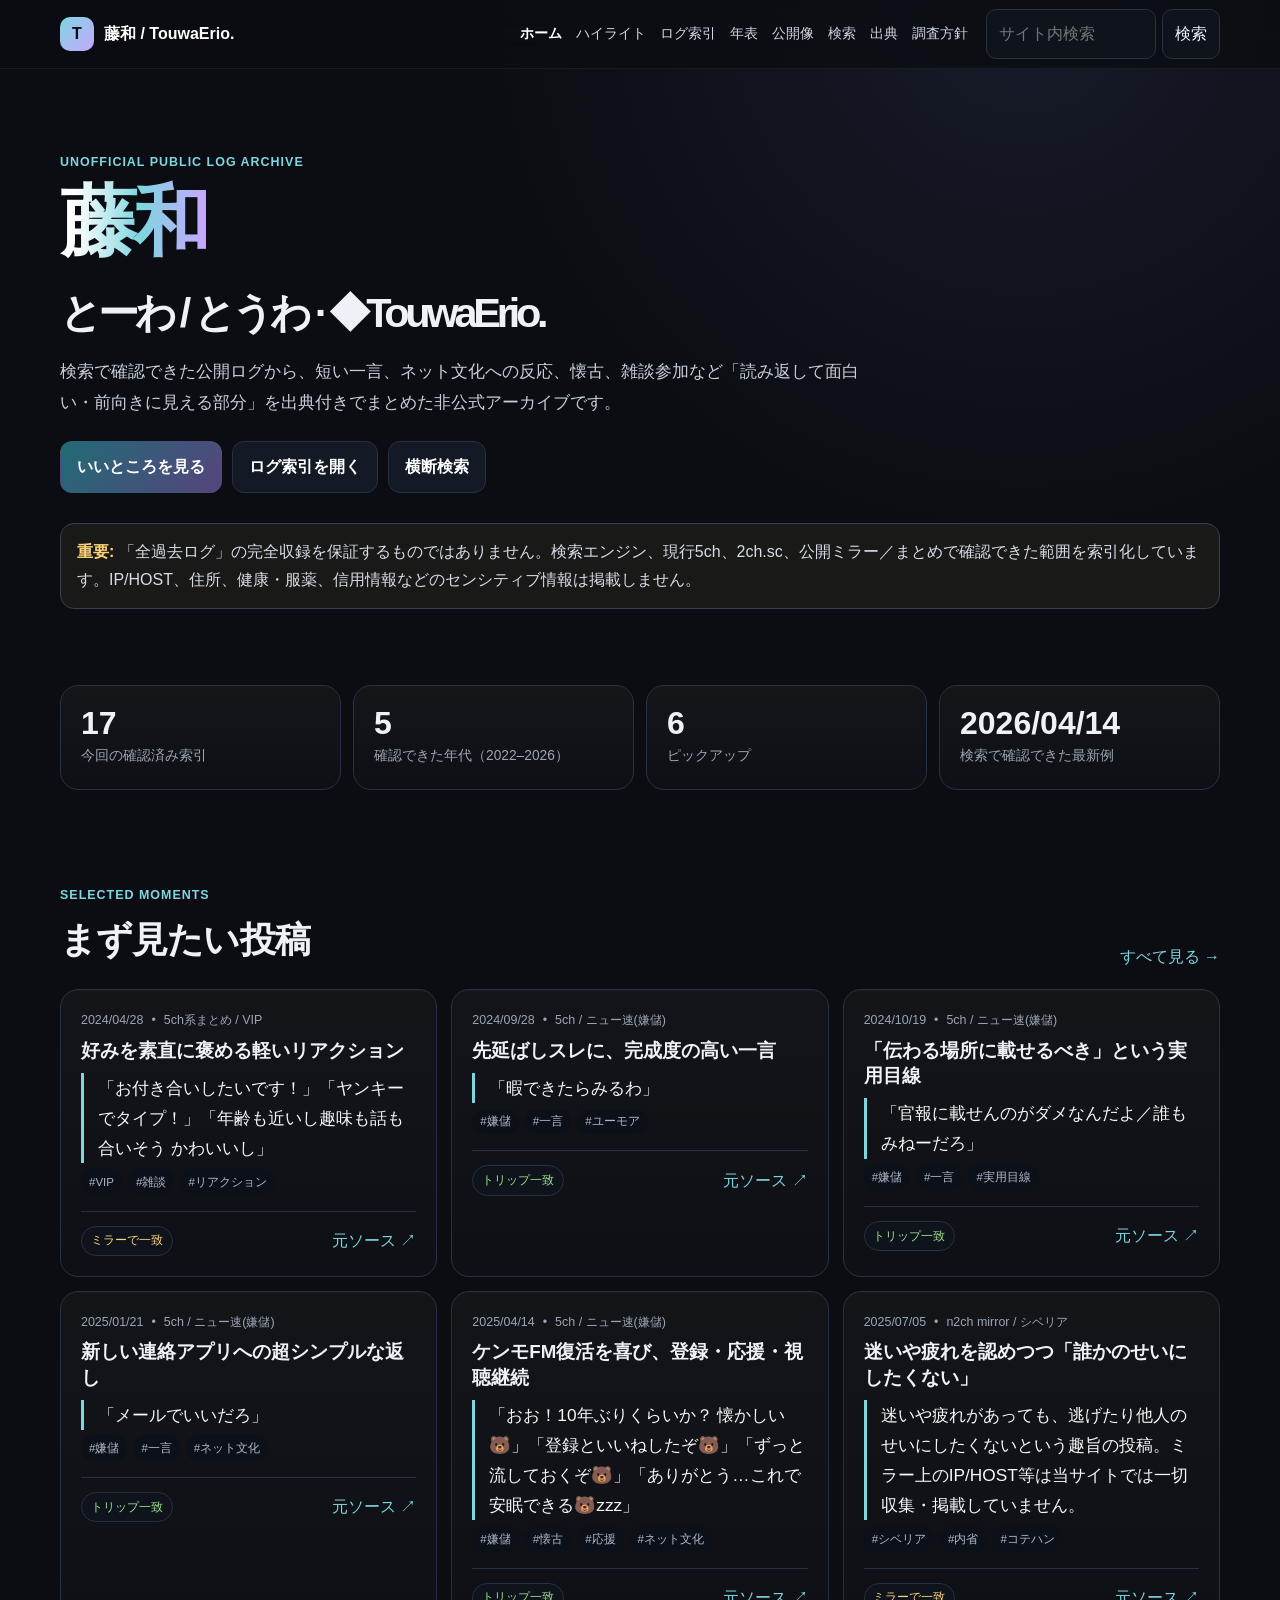
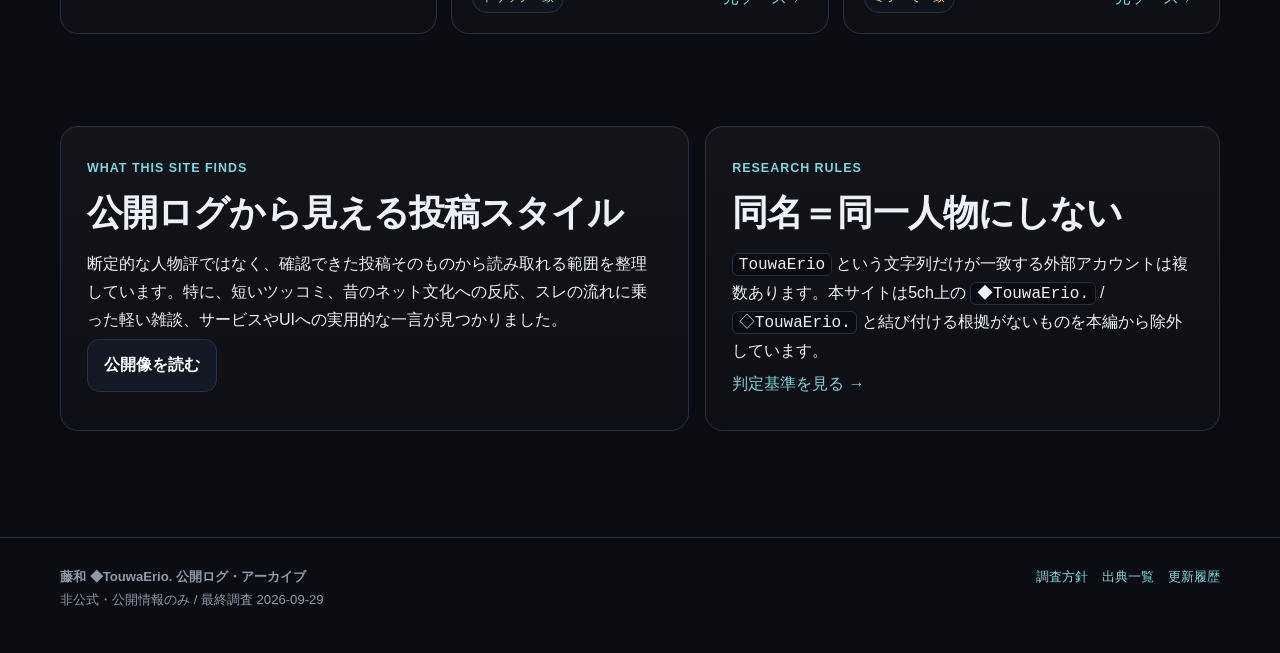
<file: index.html>
<!doctype html><html lang="ja"><head><meta charset="utf-8"><meta name="viewport" content="width=device-width,initial-scale=1"><meta name="robots" content="index,follow,max-image-preview:large,max-snippet:-1,max-video-preview:-1"><meta name="description" content="藤和 ◆TouwaErio. の公開ログを出典付きで整理した非公式アーカイブ"><title>ホーム | 藤和 ◆TouwaErio. 公開ログ・アーカイブ</title><!-- SEO:BEGIN --><link rel="canonical" href="https://touwa-kotehan.jp/"><meta property="og:locale" content="ja_JP"><meta property="og:type" content="website"><meta property="og:site_name" content="藤和 ◆TouwaErio. 公開ログ・アーカイブ"><meta property="og:title" content="ホーム | 藤和 ◆TouwaErio. 公開ログ・アーカイブ"><meta property="og:description" content="藤和 ◆TouwaErio. の公開ログを出典付きで整理した非公式アーカイブ"><meta property="og:url" content="https://touwa-kotehan.jp/"><meta name="twitter:card" content="summary"><meta name="twitter:title" content="ホーム | 藤和 ◆TouwaErio. 公開ログ・アーカイブ"><meta name="twitter:description" content="藤和 ◆TouwaErio. の公開ログを出典付きで整理した非公式アーカイブ"><meta name="theme-color" content="#111318"><script type="application/ld+json">{"@context":"https://schema.org","@type":"WebSite","name":"藤和 ◆TouwaErio. 公開ログ・アーカイブ","alternateName":["藤和","TouwaErio.","藤和 ◆TouwaErio."],"url":"https://touwa-kotehan.jp/","description":"藤和 ◆TouwaErio. の公開ログを出典付きで整理した非公式アーカイブ","inLanguage":"ja","potentialAction":{"@type":"SearchAction","target":{"@type":"EntryPoint","urlTemplate":"https://touwa-kotehan.jp/search.html?q={search_term_string}"},"query-input":"required name=search_term_string"}}</script><!-- SEO:END --><link rel="icon" href="assets/favicon.svg"><link rel="stylesheet" href="assets/styles.css"></head><body>
<header class="site-header"><div class="wrap nav"><a class="brand" href="index.html"><span class="mark">T</span><span>藤和 / TouwaErio.</span></a><nav class="links"><a class="active" href="index.html">ホーム</a><a class="" href="highlights.html">ハイライト</a><a class="" href="archive.html">ログ索引</a><a class="" href="timeline.html">年表</a><a class="" href="profile.html">公開像</a><a class="" href="search.html">検索</a><a class="" href="sources.html">出典</a><a class="" href="methodology.html">調査方針</a></nav><form class="nav-search"><input aria-label="サイト内検索" placeholder="サイト内検索"><button>検索</button></form></div></header>
<main><section class="hero"><div class="wrap"><span class="eyebrow">UNOFFICIAL PUBLIC LOG ARCHIVE</span><h1><span class="gradient">藤和</span><br><span style="font-size:.54em">とーわ / とうわ · ◆TouwaErio.</span></h1><p class="lead">検索で確認できた公開ログから、短い一言、ネット文化への反応、懐古、雑談参加など「読み返して面白い・前向きに見える部分」を出典付きでまとめた非公式アーカイブです。</p><div class="hero-actions"><a class="btn primary" href="highlights.html">いいところを見る</a><a class="btn" href="archive.html">ログ索引を開く</a><a class="btn" href="search.html">横断検索</a></div><div class="notice"><strong>重要:</strong> 「全過去ログ」の完全収録を保証するものではありません。検索エンジン、現行5ch、2ch.sc、公開ミラー／まとめで確認できた範囲を索引化しています。IP/HOST、住所、健康・服薬、信用情報などのセンシティブ情報は掲載しません。</div></div></section>
<section><div class="wrap"><div class="stats"><div class="stat"><b data-count="entries">—</b><span>今回の確認済み索引</span></div><div class="stat"><b data-count="years">—</b><span>確認できた年代（2022–2026）</span></div><div class="stat"><b data-count="featured">—</b><span>ピックアップ</span></div><div class="stat"><b data-latest>—</b><span>検索で確認できた最新例</span></div></div></div></section>
<section class="section"><div class="wrap"><div class="section-head"><div><span class="eyebrow">SELECTED MOMENTS</span><h2>まず見たい投稿</h2></div><a href="highlights.html">すべて見る →</a></div><div class="grid" data-featured></div></div></section>
<section class="section"><div class="wrap profile-grid"><article class="card big-card"><span class="eyebrow">WHAT THIS SITE FINDS</span><h2>公開ログから見える投稿スタイル</h2><p>断定的な人物評ではなく、確認できた投稿そのものから読み取れる範囲を整理しています。特に、短いツッコミ、昔のネット文化への反応、スレの流れに乗った軽い雑談、サービスやUIへの実用的な一言が見つかりました。</p><p><a class="btn" href="profile.html">公開像を読む</a></p></article><article class="card big-card"><span class="eyebrow">RESEARCH RULES</span><h2>同名＝同一人物にしない</h2><p><code>TouwaErio</code> という文字列だけが一致する外部アカウントは複数あります。本サイトは5ch上の <code>◆TouwaErio.</code> / <code>◇TouwaErio.</code> と結び付ける根拠がないものを本編から除外しています。</p><p><a href="methodology.html">判定基準を見る →</a></p></article></div></section></main>
<footer><div class="wrap footer-grid"><div><b>藤和 ◆TouwaErio. 公開ログ・アーカイブ</b><br>非公式・公開情報のみ / 最終調査 2026-09-29</div><div class="footer-links"><a href="methodology.html">調査方針</a><a href="sources.html">出典一覧</a><a href="changelog.html">更新履歴</a></div></div></footer>
<script src="assets/data.js"></script><script src="assets/site.js"></script><script src="assets/app.js"></script></body></html>
</file>
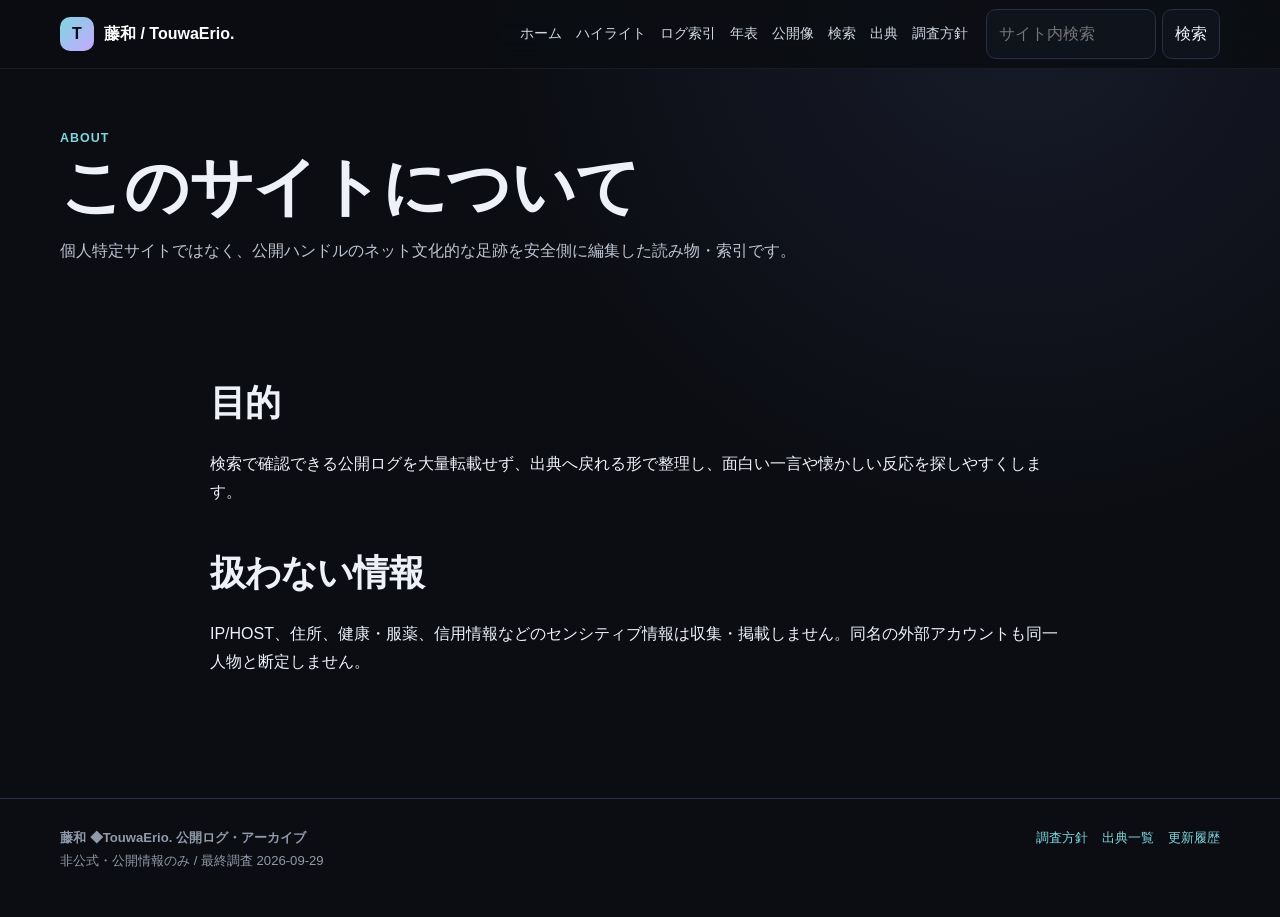
<file: about.html>
<!doctype html><html lang="ja"><head><meta charset="utf-8"><meta name="viewport" content="width=device-width,initial-scale=1"><meta name="robots" content="index,follow,max-image-preview:large"><meta name="description" content="藤和 ◆TouwaErio. の公開ログ・アーカイブについて"><title>このサイトについて | 藤和 ◆TouwaErio. 公開ログ・アーカイブ</title><link rel="canonical" href="https://touwa-kotehan.jp/about.html"><meta property="og:locale" content="ja_JP"><meta property="og:type" content="website"><meta property="og:site_name" content="藤和 ◆TouwaErio. 公開ログ・アーカイブ"><meta property="og:title" content="このサイトについて"><meta property="og:description" content="藤和 ◆TouwaErio. の公開ログ・アーカイブについて"><meta property="og:url" content="https://touwa-kotehan.jp/about.html"><meta name="twitter:card" content="summary"><link rel="icon" href="assets/favicon.svg"><link rel="stylesheet" href="assets/styles.css"></head><body><header class="site-header"><div class="wrap nav"><a class="brand" href="index.html"><span class="mark">T</span><span>藤和 / TouwaErio.</span></a><nav class="links"><a href="index.html">ホーム</a><a href="highlights.html">ハイライト</a><a href="archive.html">ログ索引</a><a href="timeline.html">年表</a><a href="profile.html">公開像</a><a href="search.html">検索</a><a href="sources.html">出典</a><a href="methodology.html">調査方針</a></nav><form class="nav-search"><input aria-label="サイト内検索" placeholder="サイト内検索"><button>検索</button></form></div></header><main><section class="page-head"><div class="wrap"><span class="eyebrow">ABOUT</span><h1>このサイトについて</h1><p>個人特定サイトではなく、公開ハンドルのネット文化的な足跡を安全側に編集した読み物・索引です。</p></div></section><section class="section"><div class="wrap prose"><h2>目的</h2><p>検索で確認できる公開ログを大量転載せず、出典へ戻れる形で整理し、面白い一言や懐かしい反応を探しやすくします。</p><h2>扱わない情報</h2><p>IP/HOST、住所、健康・服薬、信用情報などのセンシティブ情報は収集・掲載しません。同名の外部アカウントも同一人物と断定しません。</p></div></section></main><footer><div class="wrap footer-grid"><div><b>藤和 ◆TouwaErio. 公開ログ・アーカイブ</b><br>非公式・公開情報のみ / 最終調査 2026-09-29</div><div class="footer-links"><a href="methodology.html">調査方針</a><a href="sources.html">出典一覧</a><a href="changelog.html">更新履歴</a></div></div></footer><script src="assets/data.js"></script><script src="assets/site.js"></script><script src="assets/app.js"></script></body></html>
</file>
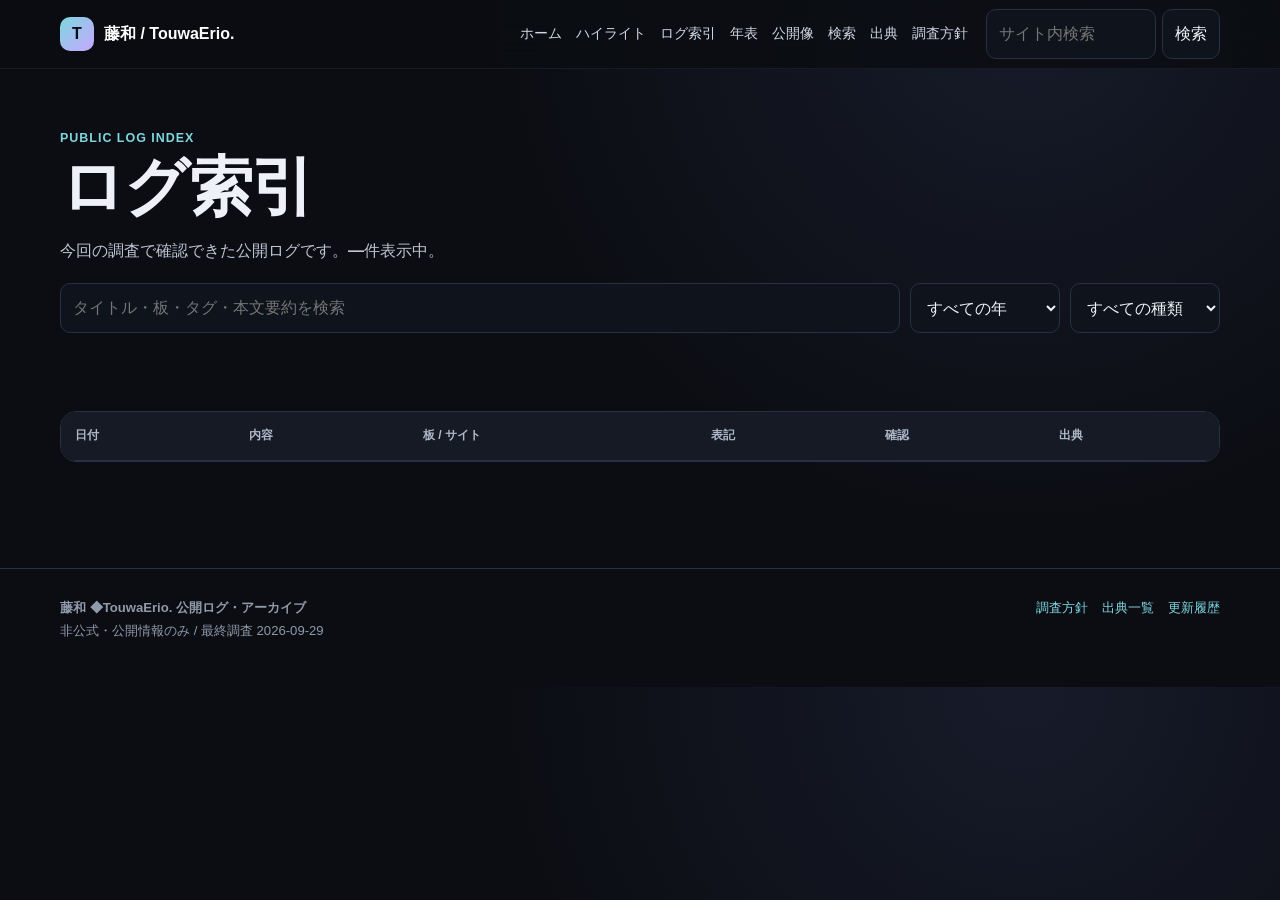
<file: archive.html>
<!doctype html><html lang="ja"><head><meta charset="utf-8"><meta name="viewport" content="width=device-width,initial-scale=1"><meta name="robots" content="index,follow,max-image-preview:large"><meta name="description" content="検索で確認できた公開ログの索引"><title>ログ索引 | 藤和 ◆TouwaErio. 公開ログ・アーカイブ</title><link rel="canonical" href="https://touwa-kotehan.jp/archive.html"><meta property="og:locale" content="ja_JP"><meta property="og:type" content="website"><meta property="og:site_name" content="藤和 ◆TouwaErio. 公開ログ・アーカイブ"><meta property="og:title" content="ログ索引"><meta property="og:description" content="検索で確認できた公開ログの索引"><meta property="og:url" content="https://touwa-kotehan.jp/archive.html"><meta name="twitter:card" content="summary"><link rel="icon" href="assets/favicon.svg"><link rel="stylesheet" href="assets/styles.css"></head><body><header class="site-header"><div class="wrap nav"><a class="brand" href="index.html"><span class="mark">T</span><span>藤和 / TouwaErio.</span></a><nav class="links"><a href="index.html">ホーム</a><a href="highlights.html">ハイライト</a><a href="archive.html">ログ索引</a><a href="timeline.html">年表</a><a href="profile.html">公開像</a><a href="search.html">検索</a><a href="sources.html">出典</a><a href="methodology.html">調査方針</a></nav><form class="nav-search"><input aria-label="サイト内検索" placeholder="サイト内検索"><button>検索</button></form></div></header><main><section class="page-head"><div class="wrap"><span class="eyebrow">PUBLIC LOG INDEX</span><h1>ログ索引</h1><p>今回の調査で確認できた公開ログです。<strong data-archive-count>—</strong>件表示中。</p><div class="toolbar"><input data-archive-q placeholder="タイトル・板・タグ・本文要約を検索"><select data-archive-year><option value="">すべての年</option></select><select data-archive-kind><option value="">すべての種類</option><option value="quote">短い引用あり</option><option value="summary">要約</option><option value="appearance">出現確認のみ</option></select></div></div></section><section class="section"><div class="wrap"><div class="table-wrap"><table class="archive-table"><thead><tr><th>日付</th><th>内容</th><th>板 / サイト</th><th>表記</th><th>確認</th><th>出典</th></tr></thead><tbody data-archive-body></tbody></table></div></div></section></main><footer><div class="wrap footer-grid"><div><b>藤和 ◆TouwaErio. 公開ログ・アーカイブ</b><br>非公式・公開情報のみ / 最終調査 2026-09-29</div><div class="footer-links"><a href="methodology.html">調査方針</a><a href="sources.html">出典一覧</a><a href="changelog.html">更新履歴</a></div></div></footer><script src="assets/data.js"></script><script src="assets/site.js"></script><script src="assets/app.js"></script></body></html>
</file>
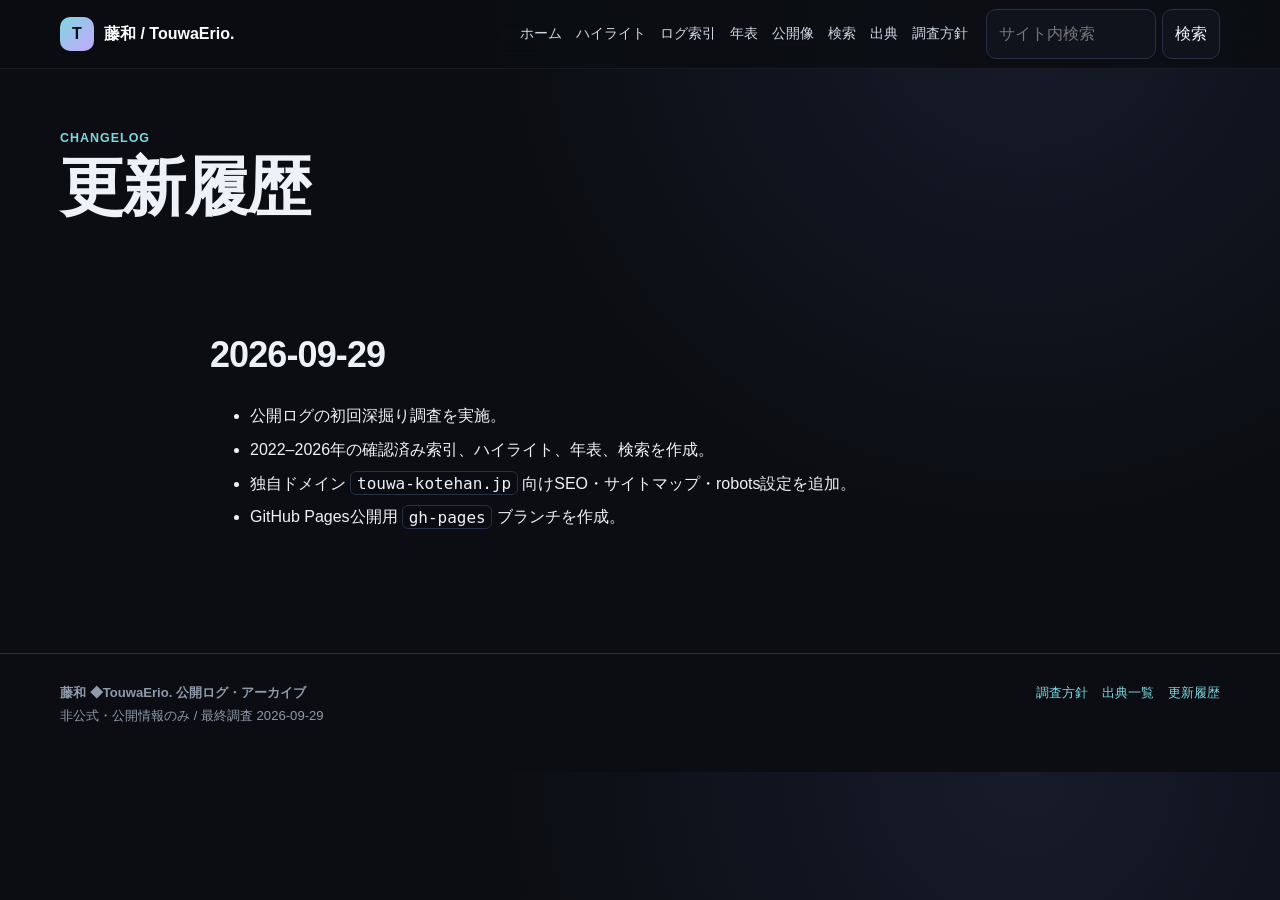
<file: changelog.html>
<!doctype html><html lang="ja"><head><meta charset="utf-8"><meta name="viewport" content="width=device-width,initial-scale=1"><meta name="robots" content="index,follow,max-image-preview:large"><meta name="description" content="サイトの更新履歴"><title>更新履歴 | 藤和 ◆TouwaErio. 公開ログ・アーカイブ</title><link rel="canonical" href="https://touwa-kotehan.jp/changelog.html"><meta property="og:locale" content="ja_JP"><meta property="og:type" content="website"><meta property="og:site_name" content="藤和 ◆TouwaErio. 公開ログ・アーカイブ"><meta property="og:title" content="更新履歴"><meta property="og:description" content="サイトの更新履歴"><meta property="og:url" content="https://touwa-kotehan.jp/changelog.html"><meta name="twitter:card" content="summary"><link rel="icon" href="assets/favicon.svg"><link rel="stylesheet" href="assets/styles.css"></head><body><header class="site-header"><div class="wrap nav"><a class="brand" href="index.html"><span class="mark">T</span><span>藤和 / TouwaErio.</span></a><nav class="links"><a href="index.html">ホーム</a><a href="highlights.html">ハイライト</a><a href="archive.html">ログ索引</a><a href="timeline.html">年表</a><a href="profile.html">公開像</a><a href="search.html">検索</a><a href="sources.html">出典</a><a href="methodology.html">調査方針</a></nav><form class="nav-search"><input aria-label="サイト内検索" placeholder="サイト内検索"><button>検索</button></form></div></header><main><section class="page-head"><div class="wrap"><span class="eyebrow">CHANGELOG</span><h1>更新履歴</h1></div></section><section class="section"><div class="wrap prose"><h2>2026-09-29</h2><ul><li>公開ログの初回深掘り調査を実施。</li><li>2022–2026年の確認済み索引、ハイライト、年表、検索を作成。</li><li>独自ドメイン <code>touwa-kotehan.jp</code> 向けSEO・サイトマップ・robots設定を追加。</li><li>GitHub Pages公開用 <code>gh-pages</code> ブランチを作成。</li></ul></div></section></main><footer><div class="wrap footer-grid"><div><b>藤和 ◆TouwaErio. 公開ログ・アーカイブ</b><br>非公式・公開情報のみ / 最終調査 2026-09-29</div><div class="footer-links"><a href="methodology.html">調査方針</a><a href="sources.html">出典一覧</a><a href="changelog.html">更新履歴</a></div></div></footer><script src="assets/data.js"></script><script src="assets/site.js"></script><script src="assets/app.js"></script></body></html>
</file>
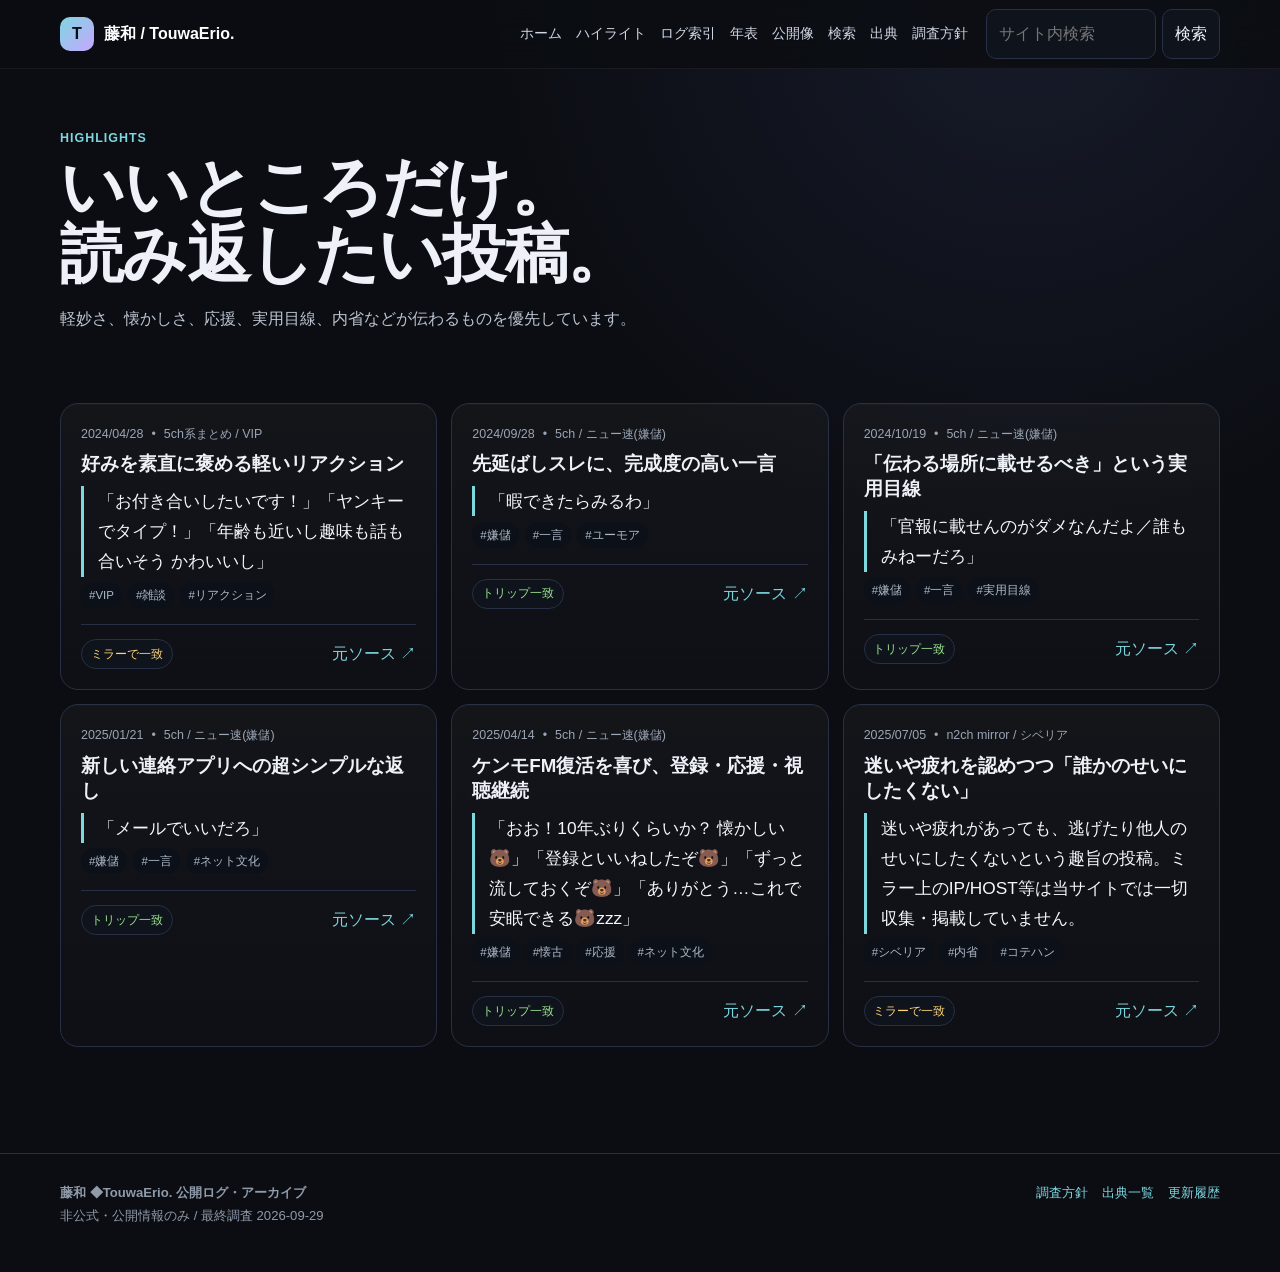
<file: highlights.html>
<!doctype html><html lang="ja"><head><meta charset="utf-8"><meta name="viewport" content="width=device-width,initial-scale=1"><meta name="robots" content="index,follow,max-image-preview:large"><meta name="description" content="公開投稿から明るい・面白い部分を選んだページ"><title>ハイライト | 藤和 ◆TouwaErio. 公開ログ・アーカイブ</title><link rel="canonical" href="https://touwa-kotehan.jp/highlights.html"><meta property="og:locale" content="ja_JP"><meta property="og:type" content="website"><meta property="og:site_name" content="藤和 ◆TouwaErio. 公開ログ・アーカイブ"><meta property="og:title" content="ハイライト"><meta property="og:description" content="公開投稿から明るい・面白い部分を選んだページ"><meta property="og:url" content="https://touwa-kotehan.jp/highlights.html"><meta name="twitter:card" content="summary"><link rel="icon" href="assets/favicon.svg"><link rel="stylesheet" href="assets/styles.css"></head><body><header class="site-header"><div class="wrap nav"><a class="brand" href="index.html"><span class="mark">T</span><span>藤和 / TouwaErio.</span></a><nav class="links"><a href="index.html">ホーム</a><a href="highlights.html">ハイライト</a><a href="archive.html">ログ索引</a><a href="timeline.html">年表</a><a href="profile.html">公開像</a><a href="search.html">検索</a><a href="sources.html">出典</a><a href="methodology.html">調査方針</a></nav><form class="nav-search"><input aria-label="サイト内検索" placeholder="サイト内検索"><button>検索</button></form></div></header><main><section class="page-head"><div class="wrap"><span class="eyebrow">HIGHLIGHTS</span><h1>いいところだけ。<br>読み返したい投稿。</h1><p>軽妙さ、懐かしさ、応援、実用目線、内省などが伝わるものを優先しています。</p></div></section><section class="section"><div class="wrap"><div class="grid" data-featured></div></div></section></main><footer><div class="wrap footer-grid"><div><b>藤和 ◆TouwaErio. 公開ログ・アーカイブ</b><br>非公式・公開情報のみ / 最終調査 2026-09-29</div><div class="footer-links"><a href="methodology.html">調査方針</a><a href="sources.html">出典一覧</a><a href="changelog.html">更新履歴</a></div></div></footer><script src="assets/data.js"></script><script src="assets/site.js"></script><script src="assets/app.js"></script></body></html>
</file>
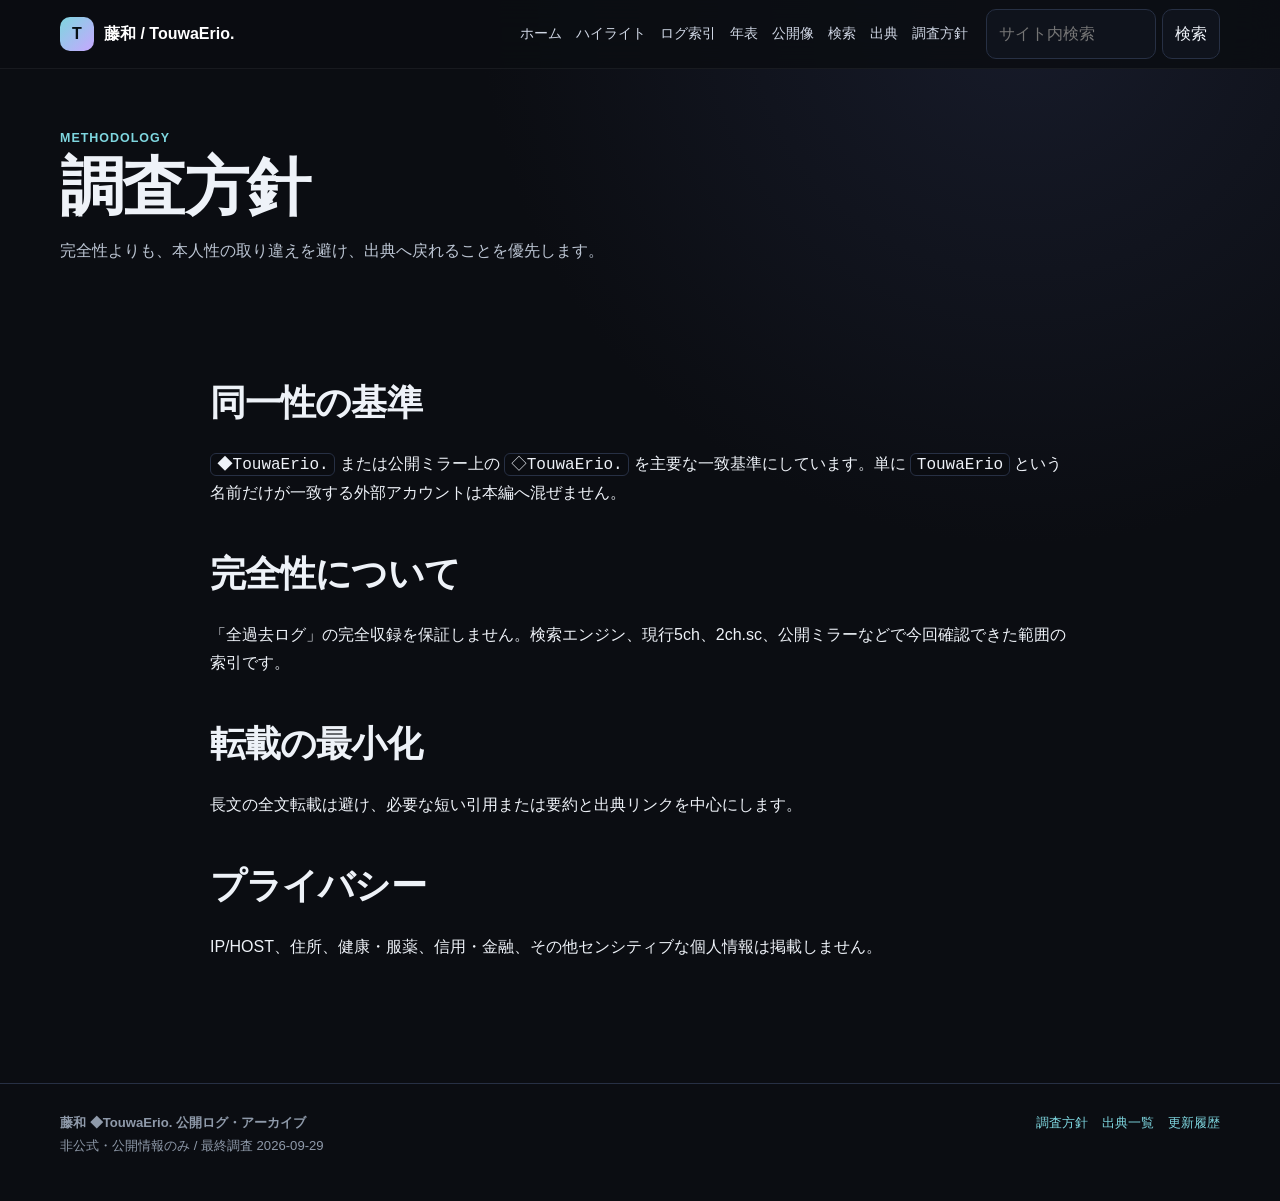
<file: methodology.html>
<!doctype html><html lang="ja"><head><meta charset="utf-8"><meta name="viewport" content="width=device-width,initial-scale=1"><meta name="robots" content="index,follow,max-image-preview:large"><meta name="description" content="公開ログの確認基準とプライバシー方針"><title>調査方針 | 藤和 ◆TouwaErio. 公開ログ・アーカイブ</title><link rel="canonical" href="https://touwa-kotehan.jp/methodology.html"><meta property="og:locale" content="ja_JP"><meta property="og:type" content="website"><meta property="og:site_name" content="藤和 ◆TouwaErio. 公開ログ・アーカイブ"><meta property="og:title" content="調査方針"><meta property="og:description" content="公開ログの確認基準とプライバシー方針"><meta property="og:url" content="https://touwa-kotehan.jp/methodology.html"><meta name="twitter:card" content="summary"><link rel="icon" href="assets/favicon.svg"><link rel="stylesheet" href="assets/styles.css"></head><body><header class="site-header"><div class="wrap nav"><a class="brand" href="index.html"><span class="mark">T</span><span>藤和 / TouwaErio.</span></a><nav class="links"><a href="index.html">ホーム</a><a href="highlights.html">ハイライト</a><a href="archive.html">ログ索引</a><a href="timeline.html">年表</a><a href="profile.html">公開像</a><a href="search.html">検索</a><a href="sources.html">出典</a><a href="methodology.html">調査方針</a></nav><form class="nav-search"><input aria-label="サイト内検索" placeholder="サイト内検索"><button>検索</button></form></div></header><main><section class="page-head"><div class="wrap"><span class="eyebrow">METHODOLOGY</span><h1>調査方針</h1><p>完全性よりも、本人性の取り違えを避け、出典へ戻れることを優先します。</p></div></section><section class="section"><div class="wrap prose"><h2>同一性の基準</h2><p><code>◆TouwaErio.</code> または公開ミラー上の <code>◇TouwaErio.</code> を主要な一致基準にしています。単に <code>TouwaErio</code> という名前だけが一致する外部アカウントは本編へ混ぜません。</p><h2>完全性について</h2><p>「全過去ログ」の完全収録を保証しません。検索エンジン、現行5ch、2ch.sc、公開ミラーなどで今回確認できた範囲の索引です。</p><h2>転載の最小化</h2><p>長文の全文転載は避け、必要な短い引用または要約と出典リンクを中心にします。</p><h2>プライバシー</h2><p>IP/HOST、住所、健康・服薬、信用・金融、その他センシティブな個人情報は掲載しません。</p></div></section></main><footer><div class="wrap footer-grid"><div><b>藤和 ◆TouwaErio. 公開ログ・アーカイブ</b><br>非公式・公開情報のみ / 最終調査 2026-09-29</div><div class="footer-links"><a href="methodology.html">調査方針</a><a href="sources.html">出典一覧</a><a href="changelog.html">更新履歴</a></div></div></footer><script src="assets/data.js"></script><script src="assets/site.js"></script><script src="assets/app.js"></script></body></html>
</file>
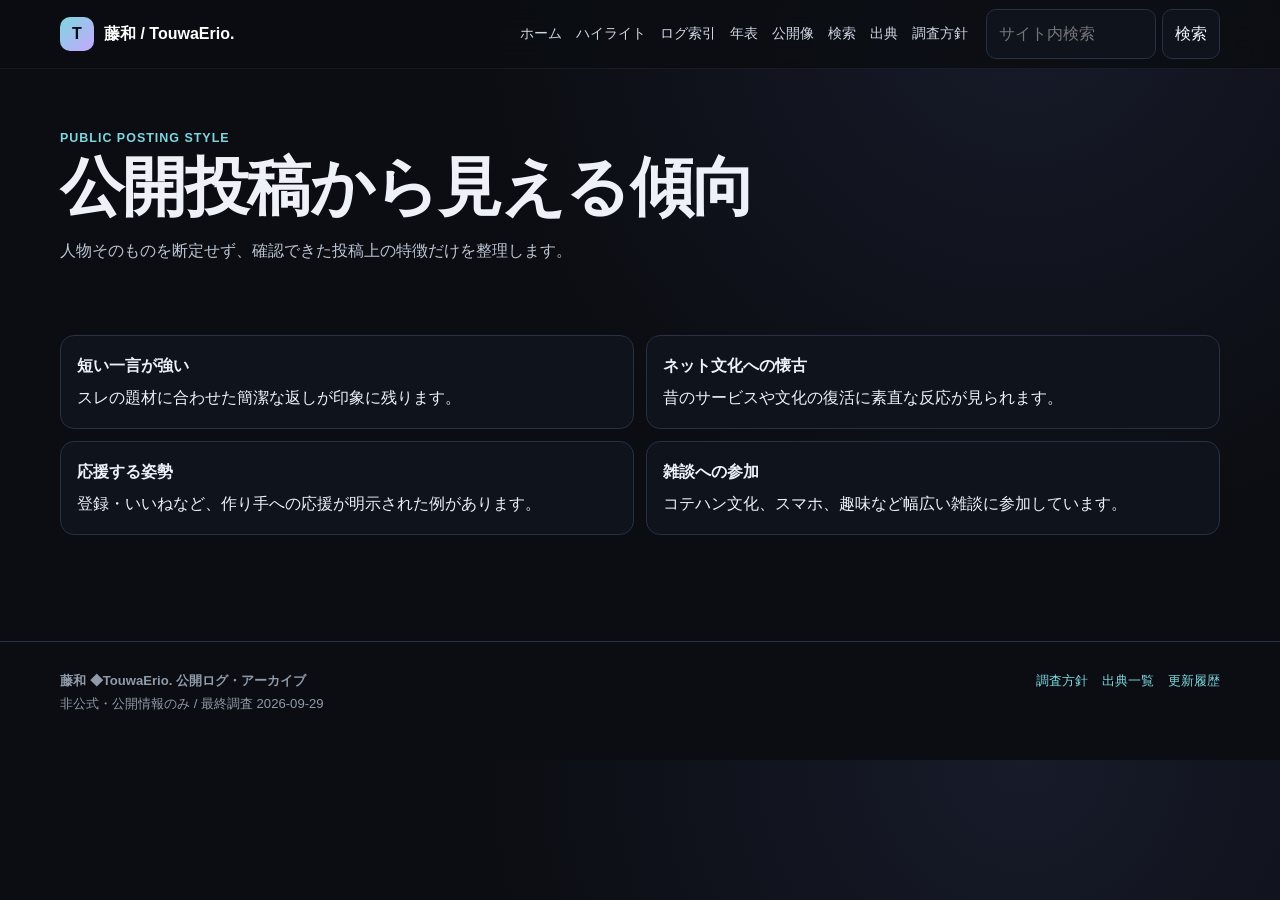
<file: profile.html>
<!doctype html><html lang="ja"><head><meta charset="utf-8"><meta name="viewport" content="width=device-width,initial-scale=1"><meta name="robots" content="index,follow,max-image-preview:large"><meta name="description" content="公開投稿の範囲だけで整理した投稿スタイル"><title>公開投稿から見える傾向 | 藤和 ◆TouwaErio. 公開ログ・アーカイブ</title><link rel="canonical" href="https://touwa-kotehan.jp/profile.html"><meta property="og:locale" content="ja_JP"><meta property="og:type" content="website"><meta property="og:site_name" content="藤和 ◆TouwaErio. 公開ログ・アーカイブ"><meta property="og:title" content="公開投稿から見える傾向"><meta property="og:description" content="公開投稿の範囲だけで整理した投稿スタイル"><meta property="og:url" content="https://touwa-kotehan.jp/profile.html"><meta name="twitter:card" content="summary"><link rel="icon" href="assets/favicon.svg"><link rel="stylesheet" href="assets/styles.css"></head><body><header class="site-header"><div class="wrap nav"><a class="brand" href="index.html"><span class="mark">T</span><span>藤和 / TouwaErio.</span></a><nav class="links"><a href="index.html">ホーム</a><a href="highlights.html">ハイライト</a><a href="archive.html">ログ索引</a><a href="timeline.html">年表</a><a href="profile.html">公開像</a><a href="search.html">検索</a><a href="sources.html">出典</a><a href="methodology.html">調査方針</a></nav><form class="nav-search"><input aria-label="サイト内検索" placeholder="サイト内検索"><button>検索</button></form></div></header><main><section class="page-head"><div class="wrap"><span class="eyebrow">PUBLIC POSTING STYLE</span><h1>公開投稿から見える傾向</h1><p>人物そのものを断定せず、確認できた投稿上の特徴だけを整理します。</p></div></section><section class="section"><div class="wrap"><div class="traits"><div class="trait"><b>短い一言が強い</b>スレの題材に合わせた簡潔な返しが印象に残ります。</div><div class="trait"><b>ネット文化への懐古</b>昔のサービスや文化の復活に素直な反応が見られます。</div><div class="trait"><b>応援する姿勢</b>登録・いいねなど、作り手への応援が明示された例があります。</div><div class="trait"><b>雑談への参加</b>コテハン文化、スマホ、趣味など幅広い雑談に参加しています。</div></div></div></section></main><footer><div class="wrap footer-grid"><div><b>藤和 ◆TouwaErio. 公開ログ・アーカイブ</b><br>非公式・公開情報のみ / 最終調査 2026-09-29</div><div class="footer-links"><a href="methodology.html">調査方針</a><a href="sources.html">出典一覧</a><a href="changelog.html">更新履歴</a></div></div></footer><script src="assets/data.js"></script><script src="assets/site.js"></script><script src="assets/app.js"></script></body></html>
</file>
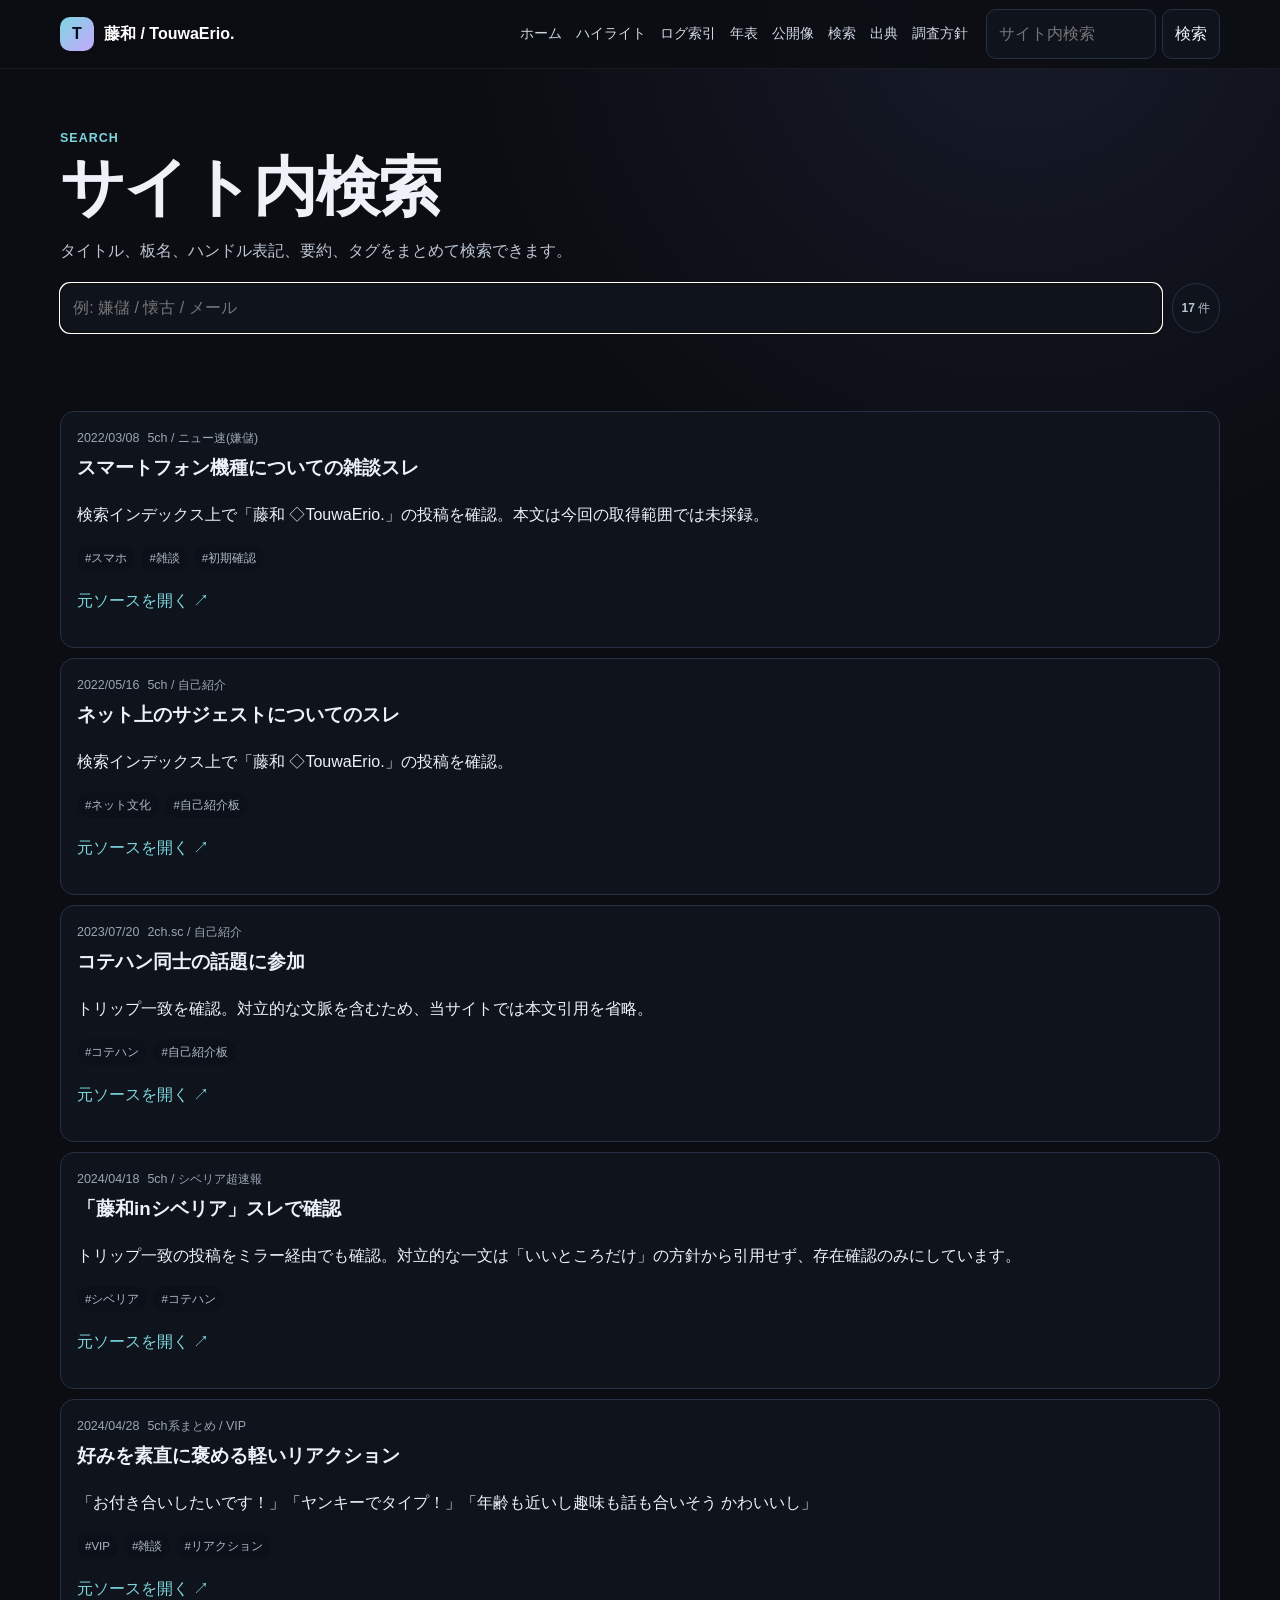
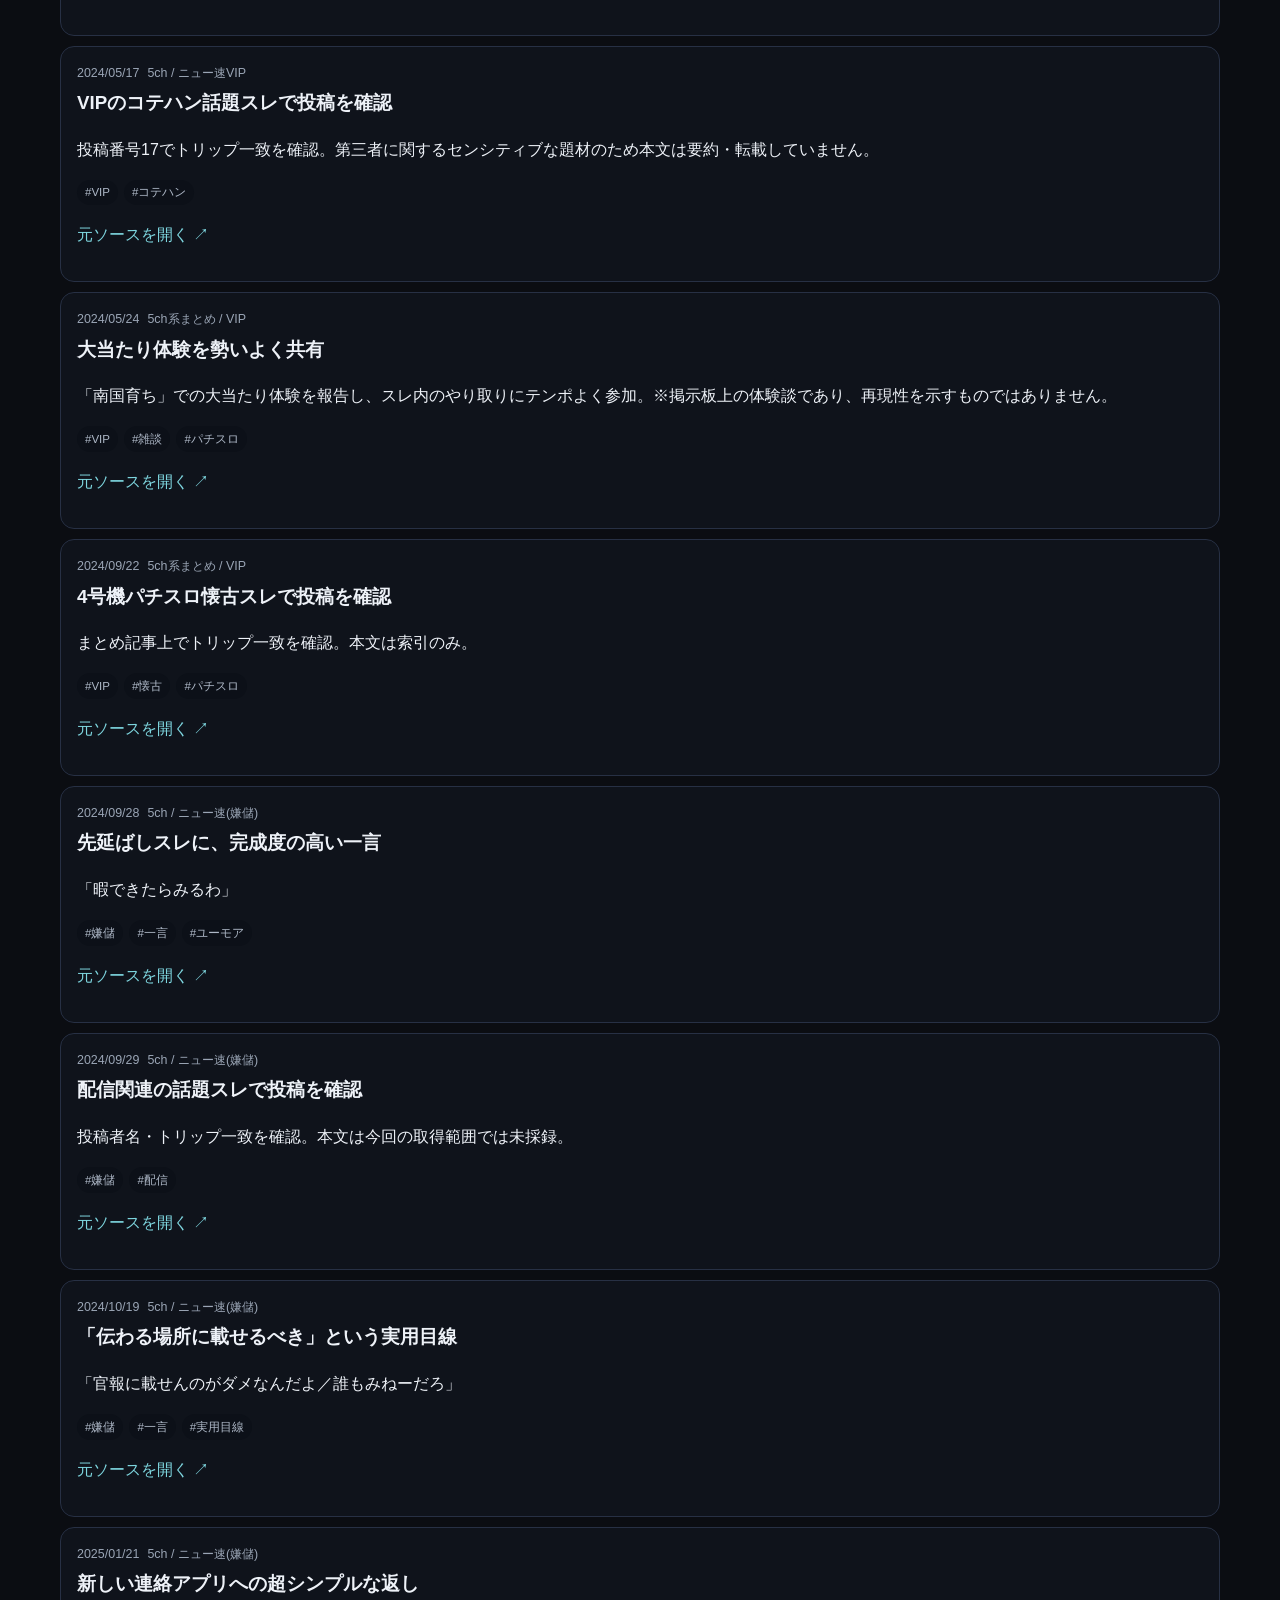
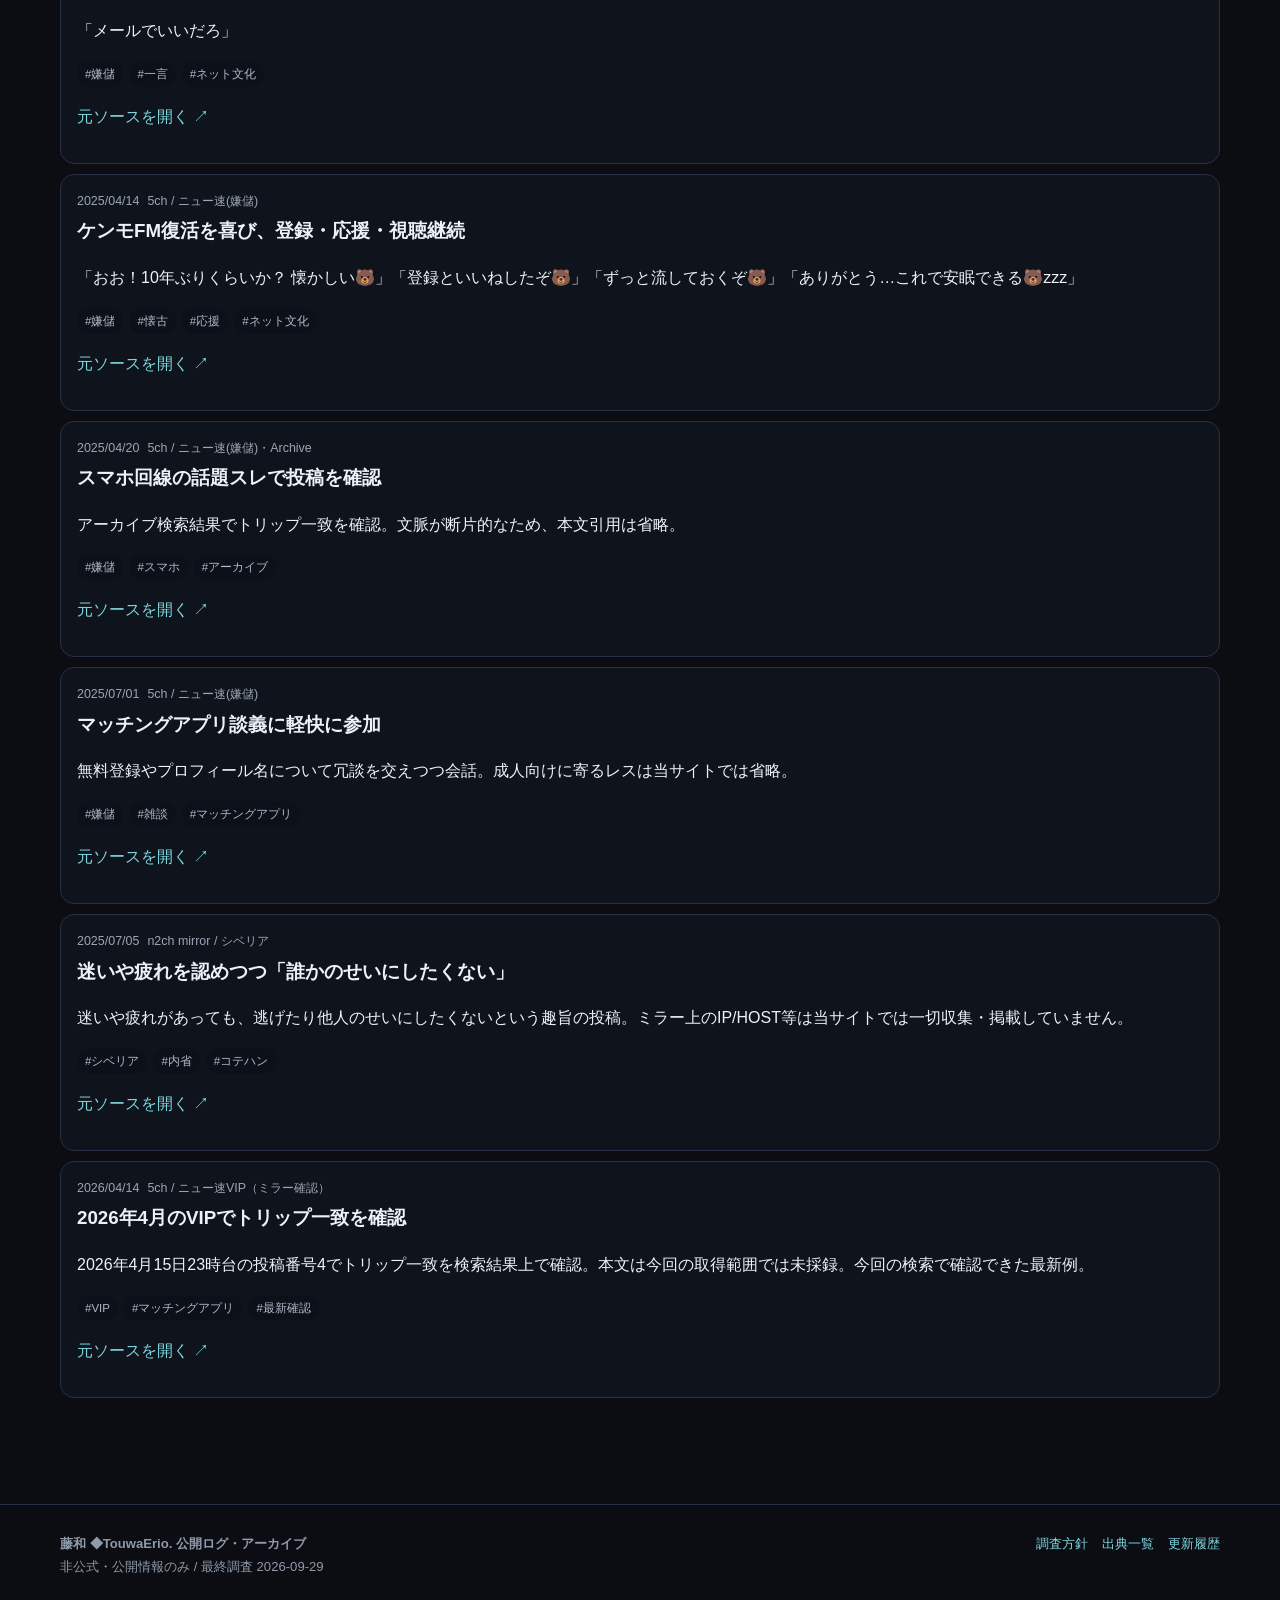
<file: search.html>
<!doctype html><html lang="ja"><head><meta charset="utf-8"><meta name="viewport" content="width=device-width,initial-scale=1"><meta name="robots" content="index,follow,max-image-preview:large"><meta name="description" content="公開ログ索引を横断検索"><title>サイト内検索 | 藤和 ◆TouwaErio. 公開ログ・アーカイブ</title><link rel="canonical" href="https://touwa-kotehan.jp/search.html"><meta property="og:locale" content="ja_JP"><meta property="og:type" content="website"><meta property="og:site_name" content="藤和 ◆TouwaErio. 公開ログ・アーカイブ"><meta property="og:title" content="サイト内検索"><meta property="og:description" content="公開ログ索引を横断検索"><meta property="og:url" content="https://touwa-kotehan.jp/search.html"><meta name="twitter:card" content="summary"><link rel="icon" href="assets/favicon.svg"><link rel="stylesheet" href="assets/styles.css"></head><body><header class="site-header"><div class="wrap nav"><a class="brand" href="index.html"><span class="mark">T</span><span>藤和 / TouwaErio.</span></a><nav class="links"><a href="index.html">ホーム</a><a href="highlights.html">ハイライト</a><a href="archive.html">ログ索引</a><a href="timeline.html">年表</a><a href="profile.html">公開像</a><a href="search.html">検索</a><a href="sources.html">出典</a><a href="methodology.html">調査方針</a></nav><form class="nav-search"><input aria-label="サイト内検索" placeholder="サイト内検索"><button>検索</button></form></div></header><main><section class="page-head"><div class="wrap"><span class="eyebrow">SEARCH</span><h1>サイト内検索</h1><p>タイトル、板名、ハンドル表記、要約、タグをまとめて検索できます。</p><div class="toolbar"><input data-search-q autofocus placeholder="例: 嫌儲 / 懐古 / メール"><span class="pill"><b data-search-count>0</b>&nbsp;件</span></div></div></section><section class="section"><div class="wrap"><div class="search-results" data-search-results></div></div></section></main><footer><div class="wrap footer-grid"><div><b>藤和 ◆TouwaErio. 公開ログ・アーカイブ</b><br>非公式・公開情報のみ / 最終調査 2026-09-29</div><div class="footer-links"><a href="methodology.html">調査方針</a><a href="sources.html">出典一覧</a><a href="changelog.html">更新履歴</a></div></div></footer><script src="assets/data.js"></script><script src="assets/site.js"></script><script src="assets/app.js"></script></body></html>
</file>
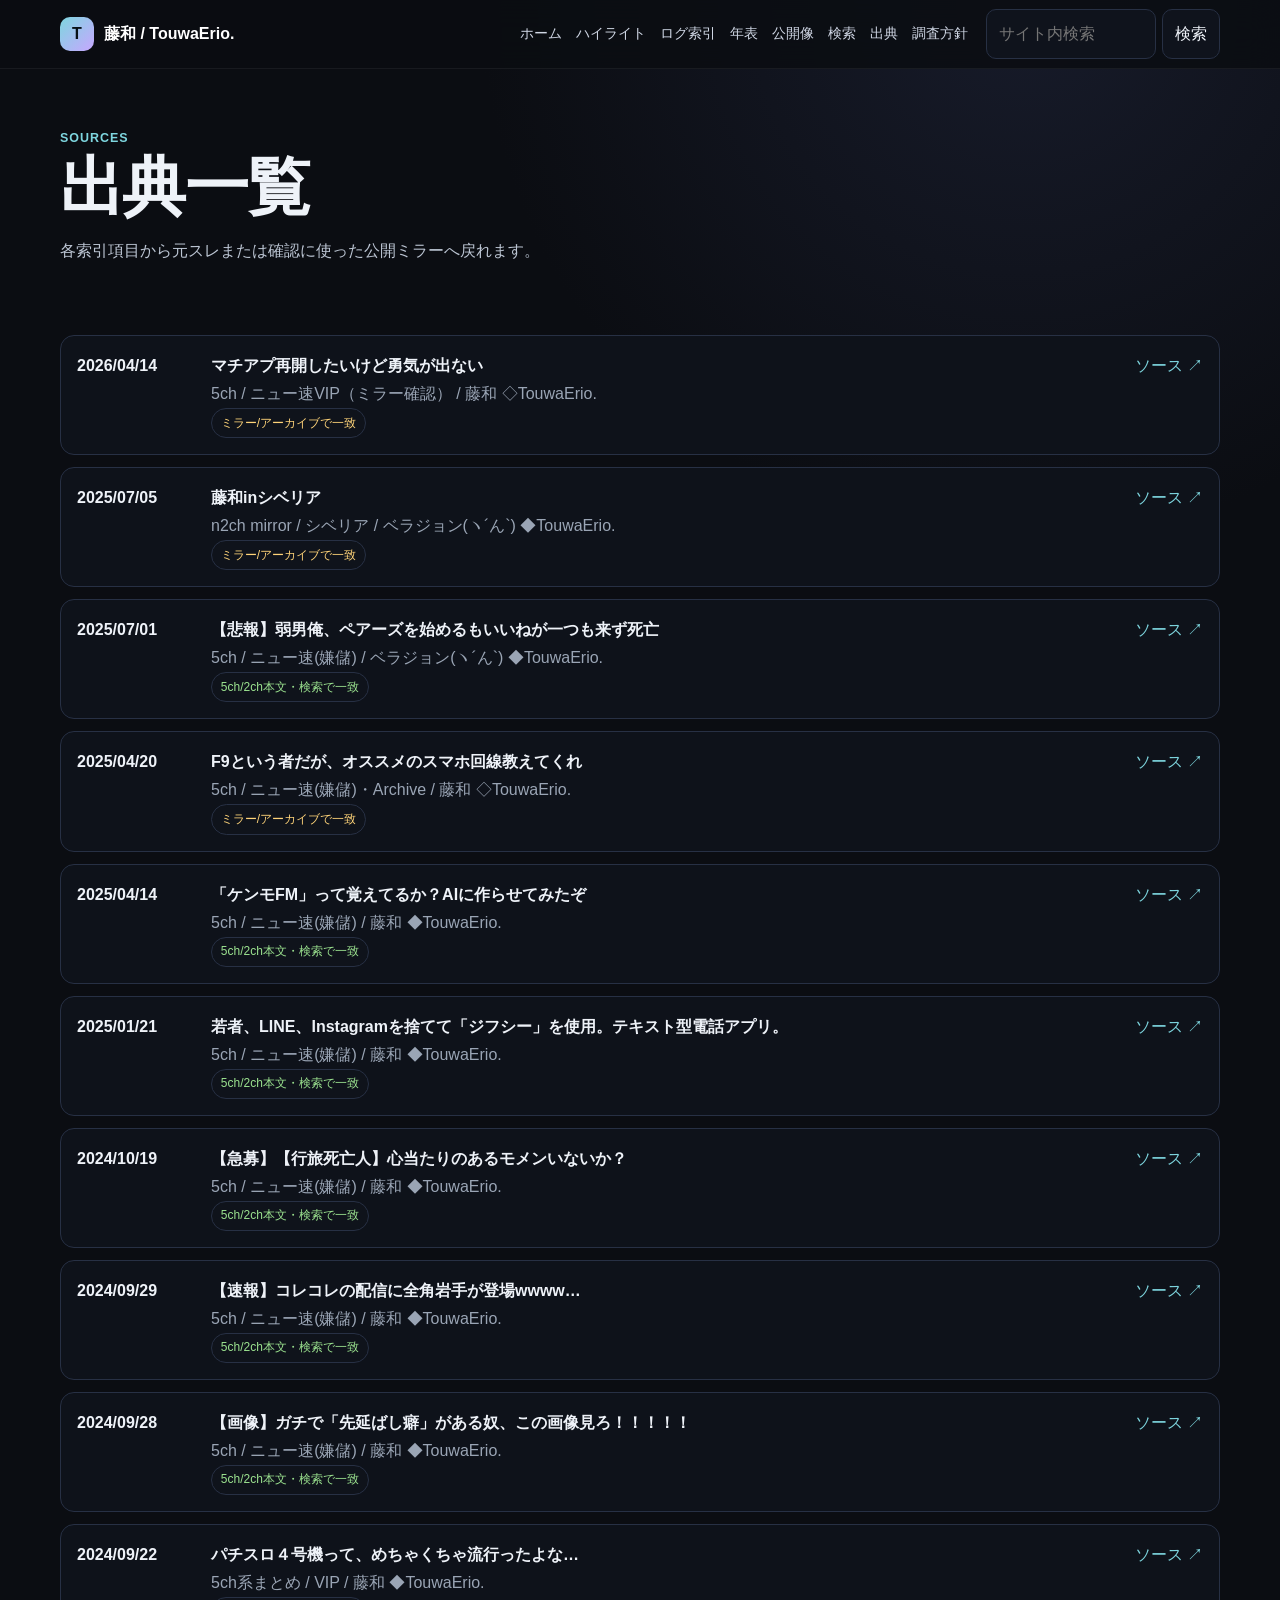
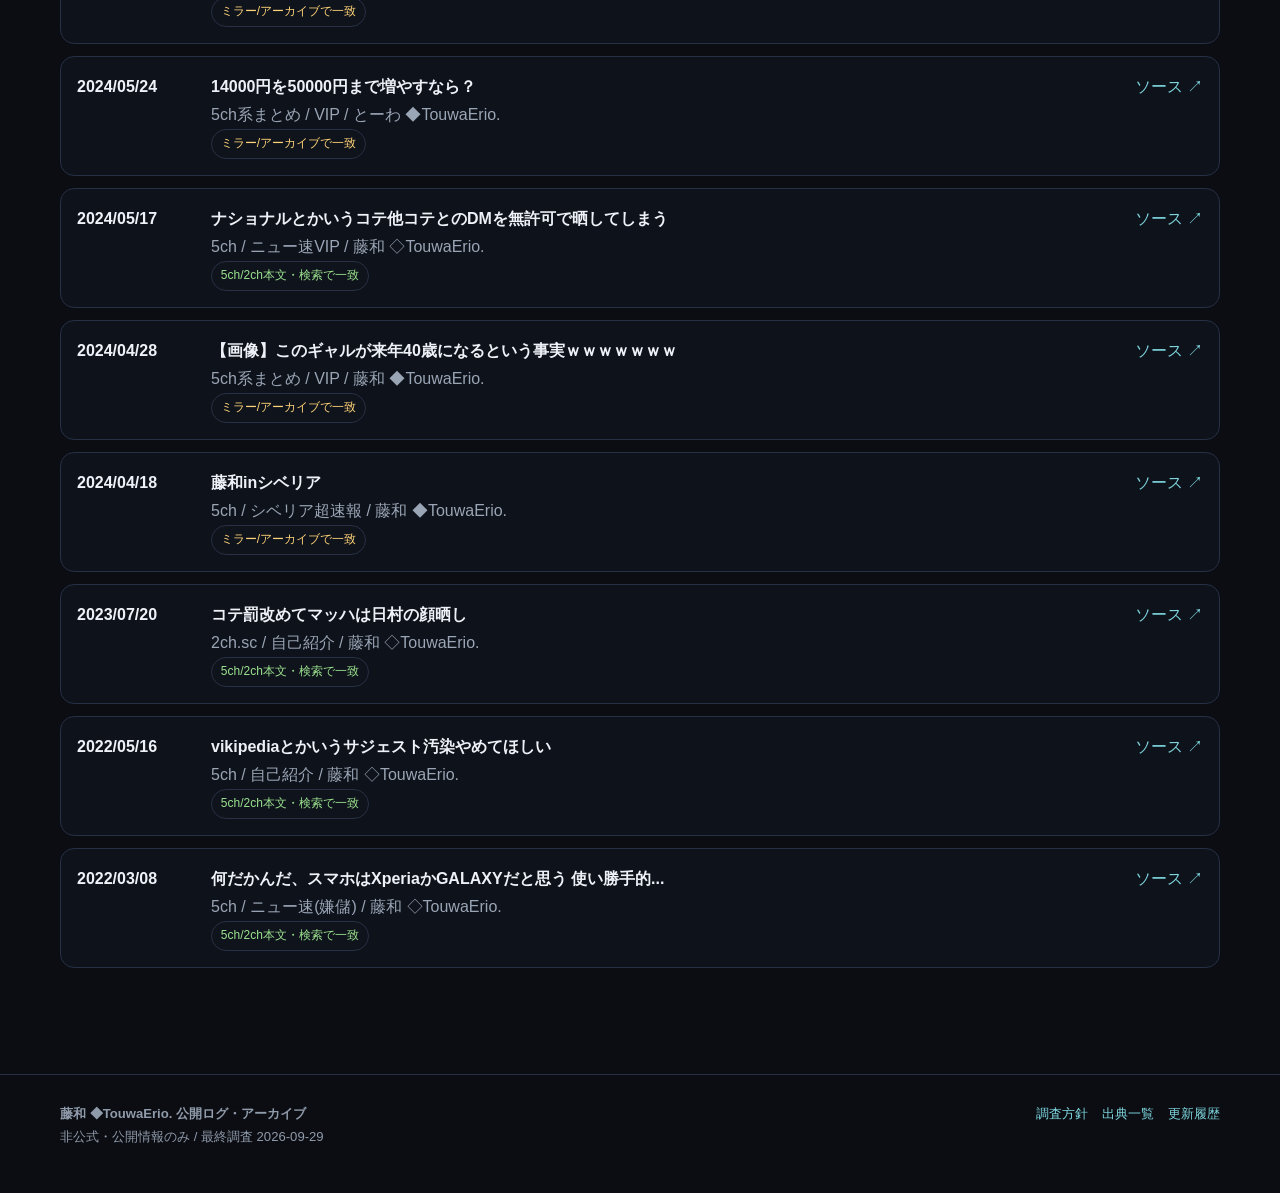
<file: sources.html>
<!doctype html><html lang="ja"><head><meta charset="utf-8"><meta name="viewport" content="width=device-width,initial-scale=1"><meta name="robots" content="index,follow,max-image-preview:large"><meta name="description" content="公開ログ・ミラーの出典一覧"><title>出典一覧 | 藤和 ◆TouwaErio. 公開ログ・アーカイブ</title><link rel="canonical" href="https://touwa-kotehan.jp/sources.html"><meta property="og:locale" content="ja_JP"><meta property="og:type" content="website"><meta property="og:site_name" content="藤和 ◆TouwaErio. 公開ログ・アーカイブ"><meta property="og:title" content="出典一覧"><meta property="og:description" content="公開ログ・ミラーの出典一覧"><meta property="og:url" content="https://touwa-kotehan.jp/sources.html"><meta name="twitter:card" content="summary"><link rel="icon" href="assets/favicon.svg"><link rel="stylesheet" href="assets/styles.css"></head><body><header class="site-header"><div class="wrap nav"><a class="brand" href="index.html"><span class="mark">T</span><span>藤和 / TouwaErio.</span></a><nav class="links"><a href="index.html">ホーム</a><a href="highlights.html">ハイライト</a><a href="archive.html">ログ索引</a><a href="timeline.html">年表</a><a href="profile.html">公開像</a><a href="search.html">検索</a><a href="sources.html">出典</a><a href="methodology.html">調査方針</a></nav><form class="nav-search"><input aria-label="サイト内検索" placeholder="サイト内検索"><button>検索</button></form></div></header><main><section class="page-head"><div class="wrap"><span class="eyebrow">SOURCES</span><h1>出典一覧</h1><p>各索引項目から元スレまたは確認に使った公開ミラーへ戻れます。</p></div></section><section class="section"><div class="wrap"><div class="source-list" data-sources></div></div></section></main><footer><div class="wrap footer-grid"><div><b>藤和 ◆TouwaErio. 公開ログ・アーカイブ</b><br>非公式・公開情報のみ / 最終調査 2026-09-29</div><div class="footer-links"><a href="methodology.html">調査方針</a><a href="sources.html">出典一覧</a><a href="changelog.html">更新履歴</a></div></div></footer><script src="assets/data.js"></script><script src="assets/site.js"></script><script src="assets/app.js"></script></body></html>
</file>
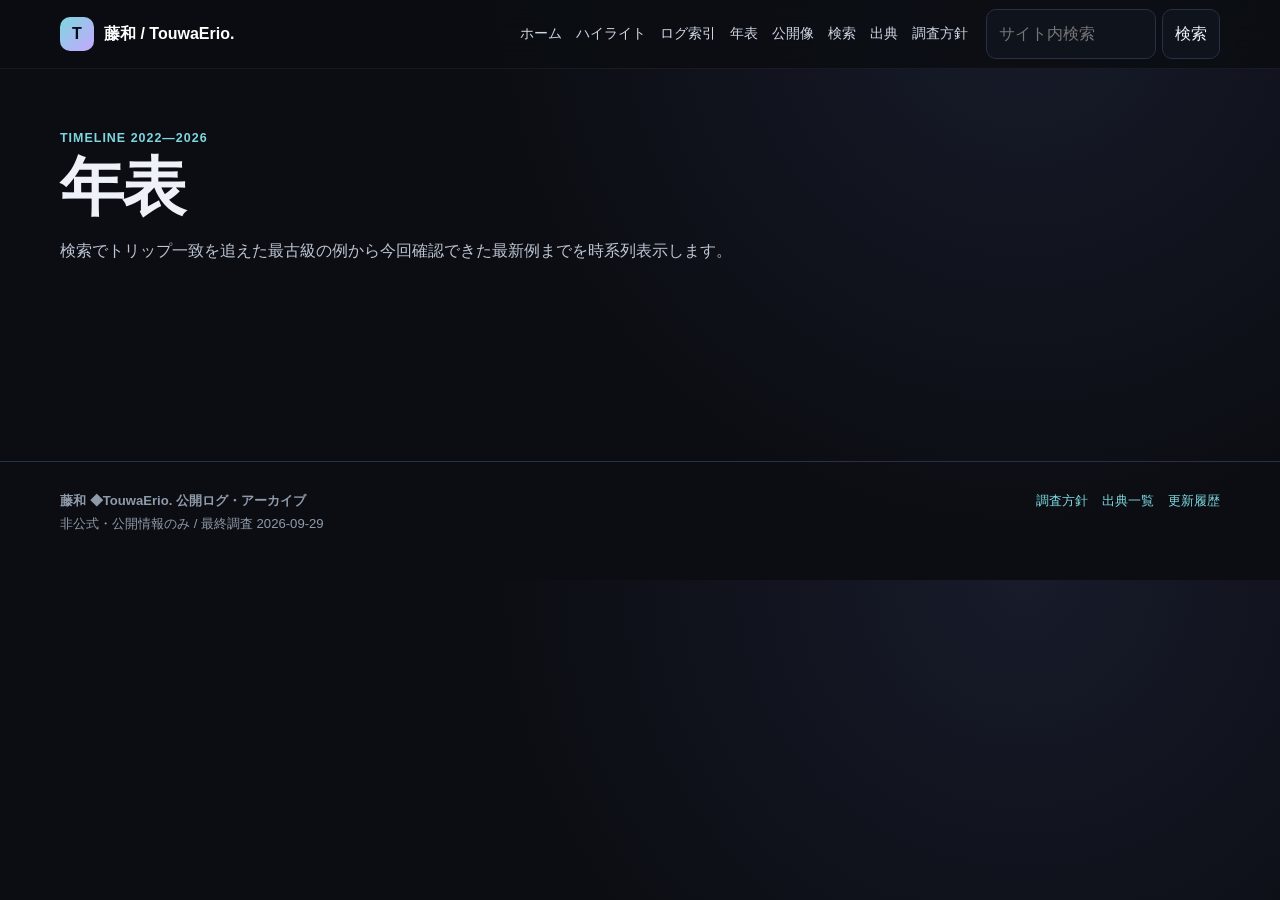
<file: timeline.html>
<!doctype html><html lang="ja"><head><meta charset="utf-8"><meta name="viewport" content="width=device-width,initial-scale=1"><meta name="robots" content="index,follow,max-image-preview:large"><meta name="description" content="2022年から2026年までの確認済み公開ログ年表"><title>年表 | 藤和 ◆TouwaErio. 公開ログ・アーカイブ</title><link rel="canonical" href="https://touwa-kotehan.jp/timeline.html"><meta property="og:locale" content="ja_JP"><meta property="og:type" content="website"><meta property="og:site_name" content="藤和 ◆TouwaErio. 公開ログ・アーカイブ"><meta property="og:title" content="年表"><meta property="og:description" content="2022年から2026年までの確認済み公開ログ年表"><meta property="og:url" content="https://touwa-kotehan.jp/timeline.html"><meta name="twitter:card" content="summary"><link rel="icon" href="assets/favicon.svg"><link rel="stylesheet" href="assets/styles.css"></head><body><header class="site-header"><div class="wrap nav"><a class="brand" href="index.html"><span class="mark">T</span><span>藤和 / TouwaErio.</span></a><nav class="links"><a href="index.html">ホーム</a><a href="highlights.html">ハイライト</a><a href="archive.html">ログ索引</a><a href="timeline.html">年表</a><a href="profile.html">公開像</a><a href="search.html">検索</a><a href="sources.html">出典</a><a href="methodology.html">調査方針</a></nav><form class="nav-search"><input aria-label="サイト内検索" placeholder="サイト内検索"><button>検索</button></form></div></header><main><section class="page-head"><div class="wrap"><span class="eyebrow">TIMELINE 2022—2026</span><h1>年表</h1><p>検索でトリップ一致を追えた最古級の例から今回確認できた最新例までを時系列表示します。</p></div></section><section class="section"><div class="wrap"><div class="timeline" data-timeline></div></div></section></main><footer><div class="wrap footer-grid"><div><b>藤和 ◆TouwaErio. 公開ログ・アーカイブ</b><br>非公式・公開情報のみ / 最終調査 2026-09-29</div><div class="footer-links"><a href="methodology.html">調査方針</a><a href="sources.html">出典一覧</a><a href="changelog.html">更新履歴</a></div></div></footer><script src="assets/data.js"></script><script src="assets/site.js"></script><script src="assets/app.js"></script></body></html>
</file>
<file: assets/styles.css>
:root{--bg:#0b0d12;--panel:#121620;--panel2:#171c28;--text:#eef2f8;--muted:#9aa5b5;--line:#273044;--accent:#7ed6df;--accent2:#c7a7ff;--good:#9be28f;--warn:#ffd479;--max:1160px;--shadow:0 18px 50px rgba(0,0,0,.28);--radius:18px}*{box-sizing:border-box}html{scroll-behavior:smooth}body{margin:0;background:radial-gradient(circle at 80% 0%,#171b2a 0,#0b0d12 34rem),var(--bg);color:var(--text);font-family:Inter,"Noto Sans JP","Hiragino Kaku Gothic ProN",Meiryo,sans-serif;line-height:1.75}a{color:var(--accent);text-decoration:none}a:hover{text-decoration:underline}code{font-family:ui-monospace,SFMono-Regular,Menlo,monospace;background:#0a0c11;border:1px solid var(--line);padding:.1rem .35rem;border-radius:6px}.wrap{width:min(var(--max),calc(100% - 32px));margin:auto}.site-header{position:sticky;top:0;z-index:20;background:rgba(11,13,18,.86);backdrop-filter:blur(16px);border-bottom:1px solid rgba(255,255,255,.06)}.nav{display:flex;align-items:center;gap:18px;min-height:68px}.brand{display:flex;align-items:center;gap:10px;font-weight:800;color:white;white-space:nowrap}.mark{display:grid;place-items:center;width:34px;height:34px;border-radius:10px;background:linear-gradient(135deg,var(--accent),var(--accent2));color:#071016;font-weight:900}.links{display:flex;gap:14px;flex-wrap:wrap;margin-left:auto}.links a{color:#cfd6e4;font-size:.9rem}.links a.active{color:white;font-weight:700}.nav-search{display:flex;gap:6px}.nav-search input{width:170px}.mobile-menu{display:none}input,select,button{font:inherit;color:inherit;background:#0f131c;border:1px solid var(--line);border-radius:10px;padding:.62rem .76rem}button{cursor:pointer}.btn{display:inline-flex;align-items:center;gap:8px;border:1px solid var(--line);border-radius:12px;padding:.7rem 1rem;background:#141a25;color:white;font-weight:700}.btn.primary{background:linear-gradient(135deg,#206b76,#57447c);border-color:transparent}.btn:hover{text-decoration:none;filter:brightness(1.08)}.hero{padding:78px 0 50px}.eyebrow{display:inline-flex;gap:8px;align-items:center;color:var(--accent);font-weight:800;letter-spacing:.08em;text-transform:uppercase;font-size:.78rem}.hero h1{font-size:clamp(2.4rem,6vw,5.8rem);line-height:1.02;margin:.45rem 0 1.1rem;letter-spacing:-.055em}.gradient{background:linear-gradient(90deg,#fff 10%,var(--accent) 55%,var(--accent2));-webkit-background-clip:text;background-clip:text;color:transparent}.lead{max-width:820px;color:#c7cfdd;font-size:1.08rem}.hero-actions{display:flex;gap:10px;flex-wrap:wrap;margin-top:24px}.notice{margin:30px 0 0;padding:14px 16px;border:1px solid #3a3e53;border-radius:14px;background:rgba(255,212,121,.06);color:#d7dce7}.notice strong{color:var(--warn)}.stats{display:grid;grid-template-columns:repeat(4,1fr);gap:12px;margin:26px 0 56px}.stat{padding:20px;border:1px solid var(--line);background:linear-gradient(180deg,rgba(255,255,255,.035),rgba(255,255,255,.01));border-radius:var(--radius)}.stat b{display:block;font-size:2rem;line-height:1.1}.stat span{color:var(--muted);font-size:.86rem}.section{padding:34px 0 58px}.section-head{display:flex;align-items:end;justify-content:space-between;gap:20px;margin-bottom:18px}.section h2,.page-head h1{letter-spacing:-.025em}.section h2{font-size:clamp(1.55rem,3vw,2.25rem);margin:0}.muted{color:var(--muted)}.grid{display:grid;grid-template-columns:repeat(3,1fr);gap:14px}.card{border:1px solid var(--line);background:linear-gradient(180deg,rgba(255,255,255,.032),rgba(255,255,255,.012));border-radius:var(--radius);padding:20px;box-shadow:0 1px 0 rgba(255,255,255,.02) inset}.card h3{margin:.35rem 0 .6rem;line-height:1.35}.card p{margin:.35rem 0}.meta{display:flex;flex-wrap:wrap;gap:8px;color:var(--muted);font-size:.78rem}.pill{display:inline-flex;align-items:center;border:1px solid var(--line);border-radius:999px;padding:.22rem .55rem;background:#0f131b;color:#b9c3d2;font-size:.75rem}.quote{font-size:1.08rem;color:#f6f7fb;border-left:3px solid var(--accent);padding-left:14px;margin:14px 0}.card-footer{margin-top:16px;padding-top:14px;border-top:1px solid var(--line);display:flex;justify-content:space-between;gap:10px;align-items:center}.taglist{display:flex;gap:6px;flex-wrap:wrap}.tag{color:#aeb8c7;font-size:.72rem;background:#0c1018;border-radius:999px;padding:.18rem .5rem}.page-head{padding:54px 0 20px}.page-head h1{font-size:clamp(2.2rem,5vw,4.3rem);line-height:1.05;margin:.2rem 0 .8rem}.page-head p{max-width:820px;color:#bcc5d3}.toolbar{display:flex;gap:10px;flex-wrap:wrap;margin:18px 0 24px}.toolbar input{min-width:min(420px,100%);flex:1}.toolbar select{min-width:150px}.table-wrap{overflow:auto;border:1px solid var(--line);border-radius:16px}.archive-table{width:100%;border-collapse:collapse;min-width:840px;background:#0e121a}.archive-table th,.archive-table td{padding:13px 14px;text-align:left;border-bottom:1px solid var(--line);vertical-align:top}.archive-table th{position:sticky;top:68px;background:#151a25;z-index:2;font-size:.77rem;color:#aeb8c8}.archive-table td{font-size:.9rem}.archive-table tr:hover td{background:#121824}.confidence{white-space:nowrap}.exact{color:var(--good)}.mirror_exact,.archive_exact{color:var(--warn)}.timeline{position:relative;margin:20px 0}.timeline:before{content:"";position:absolute;left:88px;top:0;bottom:0;width:1px;background:var(--line)}.tl-item{display:grid;grid-template-columns:70px 1fr;gap:36px;margin:0 0 22px}.tl-year{font-size:1.25rem;font-weight:900;color:#dce4f1}.tl-content{position:relative}.tl-content:before{content:"";position:absolute;left:-43px;top:12px;width:12px;height:12px;border-radius:50%;background:var(--accent);box-shadow:0 0 0 5px #0b0d12;border:1px solid var(--line)}.profile-grid{display:grid;grid-template-columns:1.1fr .9fr;gap:16px}.big-card{padding:26px}.traits{display:grid;grid-template-columns:repeat(2,1fr);gap:12px}.trait{padding:16px;background:#0e131c;border:1px solid var(--line);border-radius:14px}.trait b{display:block;margin-bottom:4px}.search-results{display:grid;gap:10px}.result{padding:16px;border:1px solid var(--line);border-radius:14px;background:#0f131b}.result h3{margin:.15rem 0 .4rem}.result mark{background:#4b3e1f;color:#fff3c4;border-radius:3px;padding:0 .1rem}.source-list{display:grid;gap:12px}.source-row{display:grid;grid-template-columns:120px 1fr auto;gap:14px;align-items:start;padding:16px;border:1px solid var(--line);border-radius:14px;background:#0e121a}.source-row .date{font-weight:800}.source-row .out{white-space:nowrap}.callout{padding:18px;border-radius:14px;border:1px solid #345166;background:rgba(126,214,223,.06)}.callout h3{margin-top:0}.warning{border-color:#5d4e2e;background:rgba(255,212,121,.05)}.prose{max-width:860px}.prose h2{margin-top:2.2rem}.prose h3{margin-top:1.5rem}.prose li{margin:.35rem 0}.prose hr{border:0;border-top:1px solid var(--line);margin:2rem 0}.kbd{font-family:ui-monospace,monospace;border:1px solid var(--line);border-bottom-width:3px;border-radius:6px;padding:.05rem .35rem;background:#111722}footer{border-top:1px solid var(--line);margin-top:48px;padding:28px 0 44px;color:#8f9aaa;font-size:.82rem}.footer-grid{display:flex;justify-content:space-between;gap:20px;flex-wrap:wrap}.footer-links{display:flex;gap:14px;flex-wrap:wrap}.empty{padding:28px;text-align:center;color:var(--muted);border:1px dashed var(--line);border-radius:14px}@media(max-width:920px){.links{display:none}.nav-search{margin-left:auto}.grid{grid-template-columns:repeat(2,1fr)}.stats{grid-template-columns:repeat(2,1fr)}.profile-grid{grid-template-columns:1fr}.source-row{grid-template-columns:90px 1fr}.source-row .out{grid-column:2}}@media(max-width:620px){.wrap{width:min(100% - 22px,var(--max))}.hero{padding-top:48px}.grid{grid-template-columns:1fr}.stats{grid-template-columns:1fr 1fr}.nav-search input{width:118px}.nav-search button{display:none}.traits{grid-template-columns:1fr}.tl-item{grid-template-columns:52px 1fr;gap:28px}.timeline:before{left:66px}.tl-content:before{left:-35px}.source-row{grid-template-columns:1fr}.source-row .out{grid-column:1}.page-head{padding-top:38px}}
</file>
